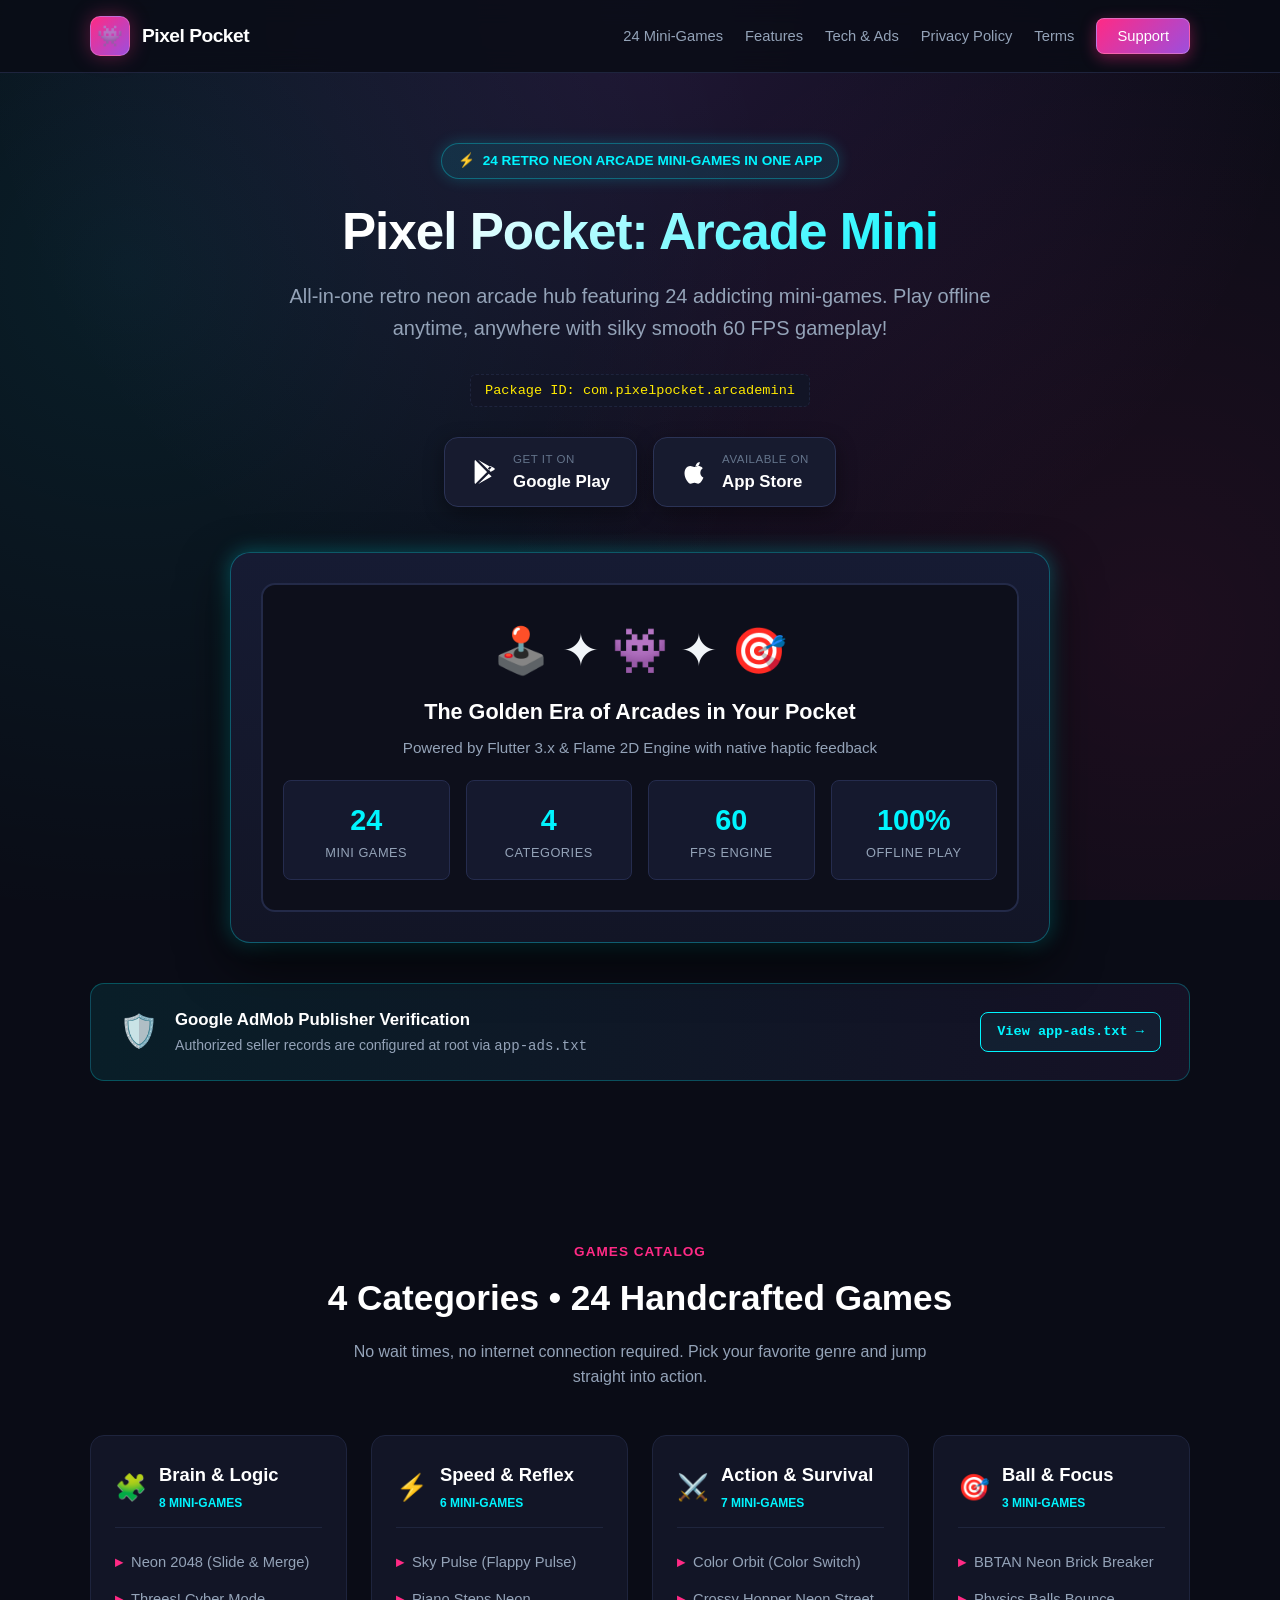
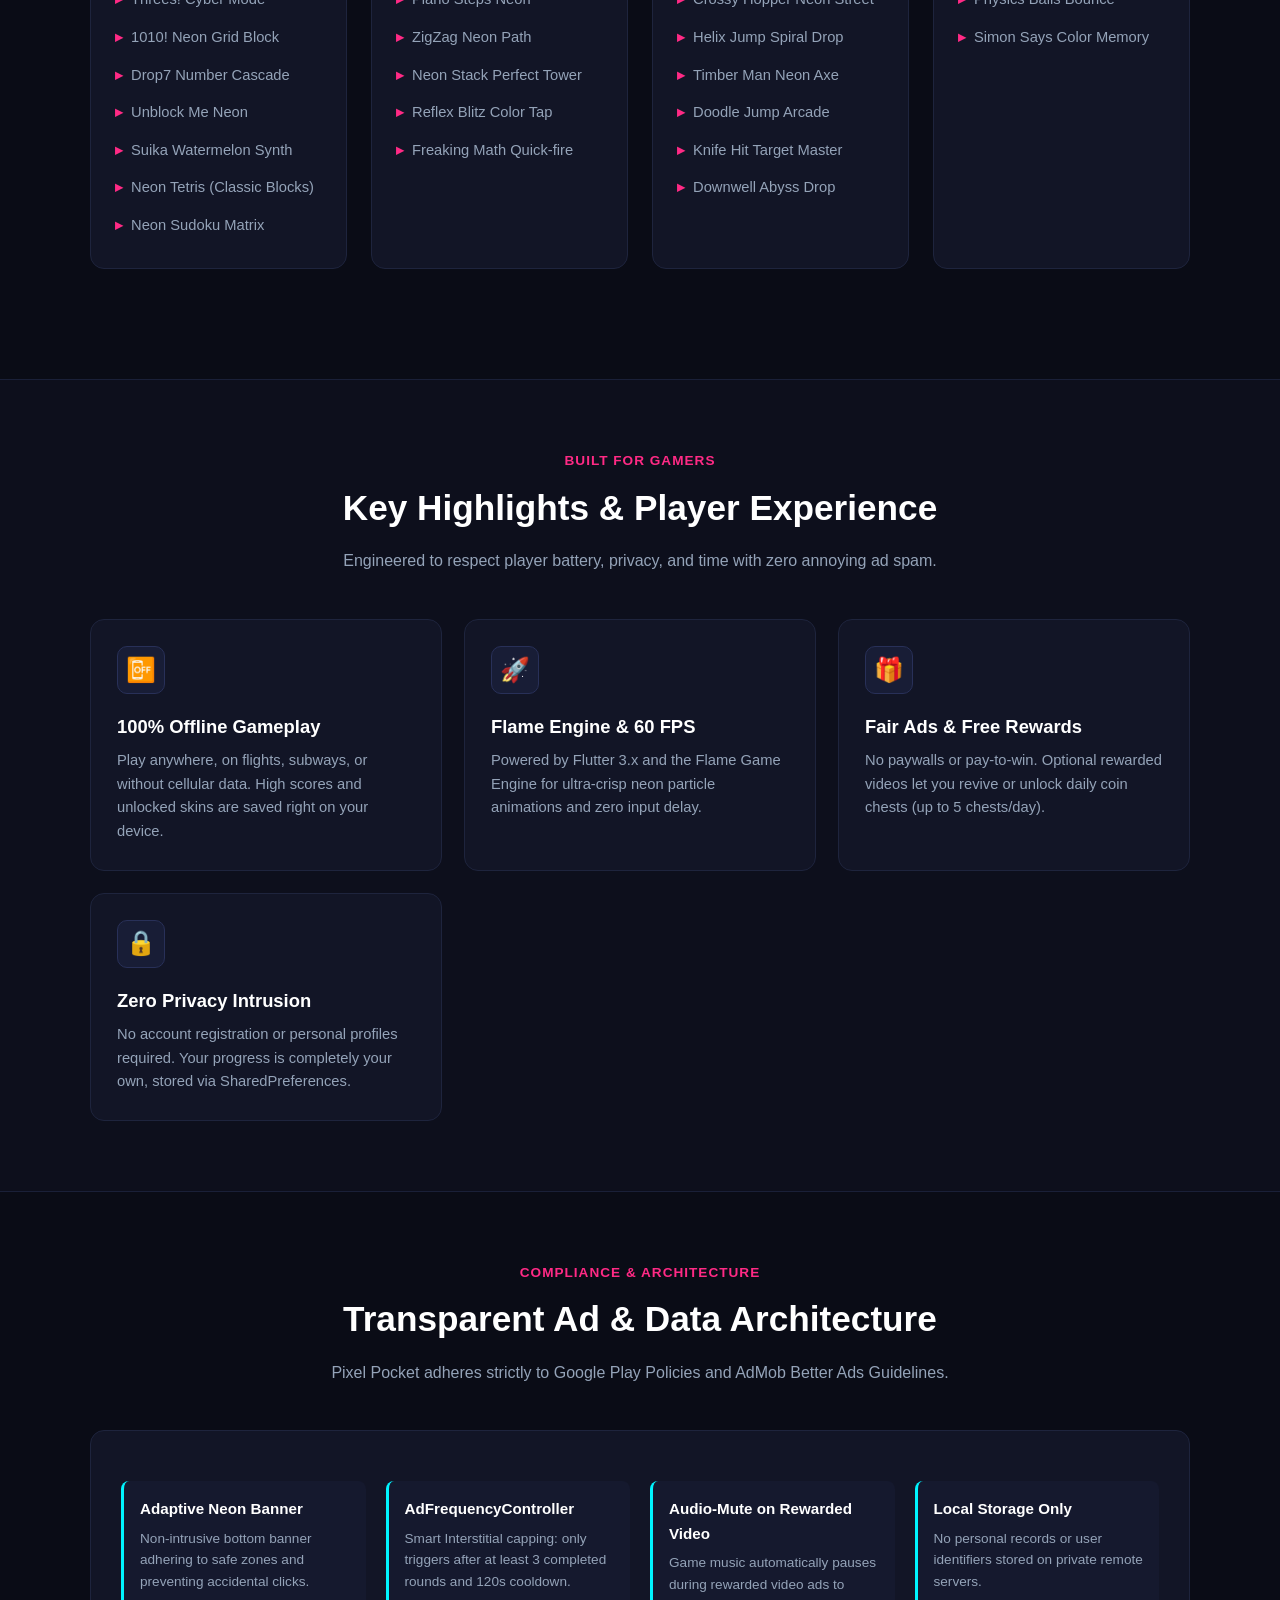
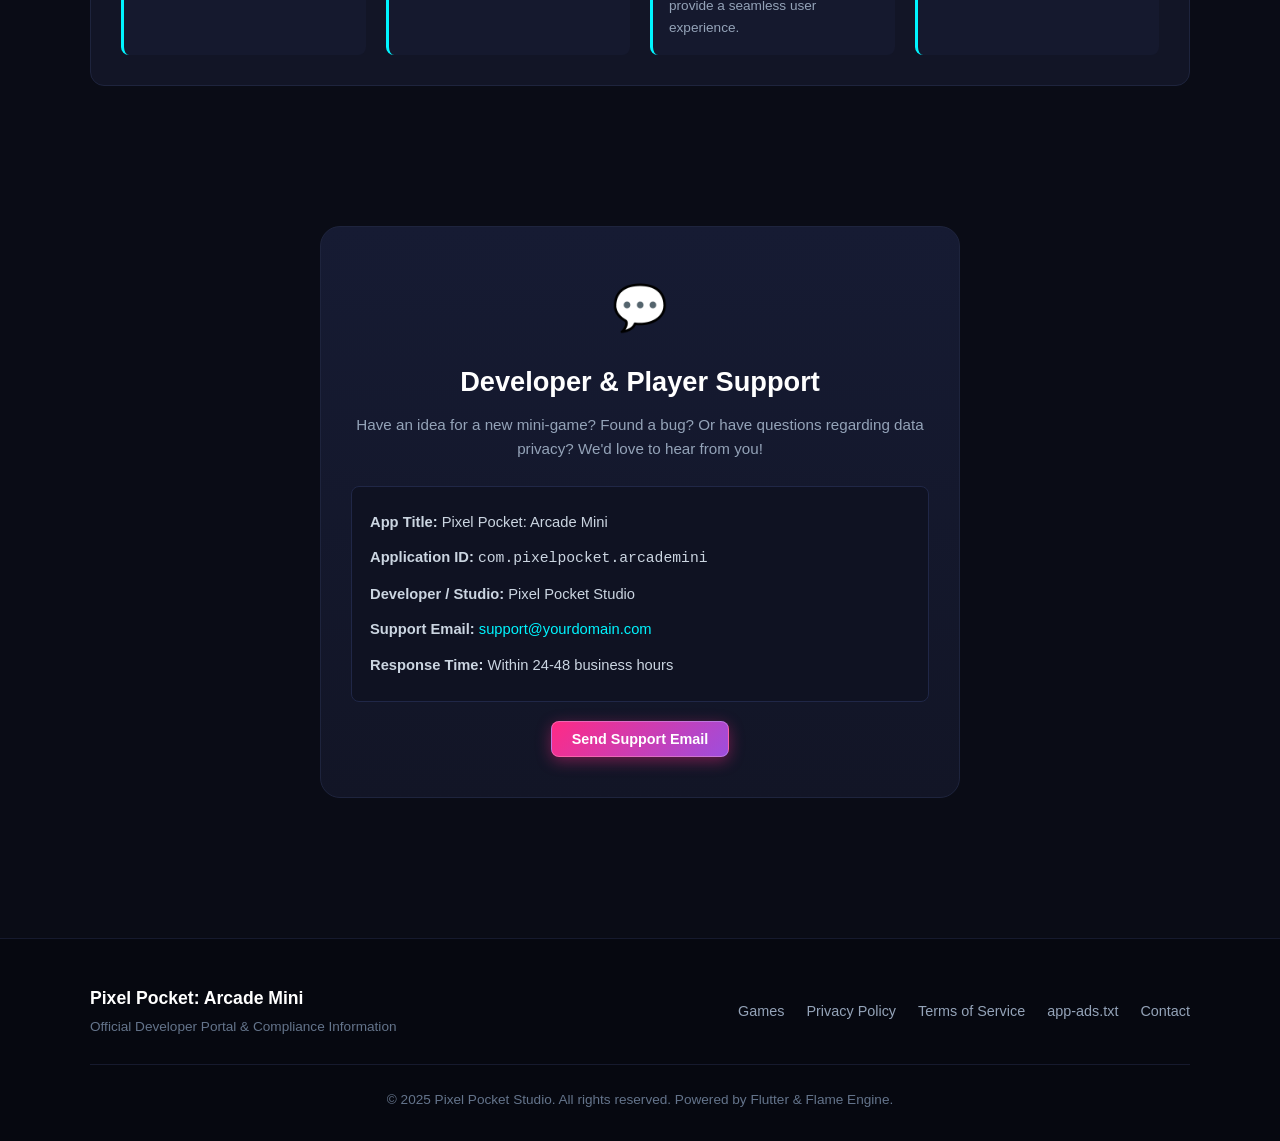
<file: index.html>
<!DOCTYPE html>
<html lang="en">
<head>
  <meta charset="UTF-8">
  <meta name="viewport" content="width=device-width, initial-scale=1.0">
  <title>Pixel Pocket: Arcade Mini - 24 Retro Neon Mini-Games</title>
  <meta name="description" content="Official website of Pixel Pocket: Arcade Mini. All-in-one retro neon arcade hub featuring 24 addicting mini-games. 100% offline play, zero lag, smooth 60 FPS.">
  <meta name="keywords" content="Pixel Pocket, Arcade Mini, Flutter Flame, Retro Neon Games, Mini games, Offline games, 2048, Tetris, Crossy, Helix Jump">
  <link rel="stylesheet" href="./css/style.css">
  <link rel="icon" href="data:image/svg+xml,<svg xmlns=%22http://www.w3.org/2000/svg%22 viewBox=%220 0 100 100%22><text y=%22.9em%22 font-size=%2290%22>👾</text></svg>">
</head>
<body>

  <!-- Header -->
  <header>
    <div class="container nav-bar">
      <a href="./index.html" class="logo-area">
        <div class="logo-icon">👾</div>
        <span>Pixel Pocket</span>
      </a>
      <ul class="nav-links">
        <li><a href="#games">24 Mini-Games</a></li>
        <li><a href="#features">Features</a></li>
        <li><a href="#tech">Tech & Ads</a></li>
        <li><a href="./privacy-policy.html">Privacy Policy</a></li>
        <li><a href="./terms.html">Terms</a></li>
        <li><a href="#contact" class="btn-neon">Support</a></li>
      </ul>
    </div>
  </header>

  <!-- Hero Section -->
  <section class="hero">
    <div class="container">
      <div class="badge-pill">
        <span>⚡</span> 24 RETRO NEON ARCADE MINI-GAMES IN ONE APP
      </div>
      
      <h1>Pixel Pocket: Arcade Mini</h1>
      
      <p class="hero-subtitle">
        All-in-one retro neon arcade hub featuring 24 addicting mini-games. Play offline anytime, anywhere with silky smooth 60 FPS gameplay!
      </p>

      <div>
        <span class="package-tag">Package ID: com.pixelpocket.arcademini</span>
      </div>

      <!-- Download Badges -->
      <div class="download-buttons">
        <a href="https://play.google.com/store/apps/details?id=com.pixelpocket.arcademini" class="store-badge" target="_blank" rel="noopener noreferrer">
          <svg viewBox="0 0 24 24">
            <path d="M3.609 1.814L13.792 12 3.61 22.186c-.328-.277-.525-.705-.525-1.186V3c0-.481.197-.909.524-1.186zM15.207 13.414l2.457 2.457-11.45 6.44 8.993-8.897zm0-2.828L6.214 1.689l11.45 6.44-2.457 2.457zm1.414 1.414l3.195-1.797c.78-.439.78-1.157 0-1.596l-3.195-1.797-2.122 2.121 2.122 2.672z"/>
          </svg>
          <div>
            <span class="sub">GET IT ON</span>
            <span class="name">Google Play</span>
          </div>
        </a>

        <a href="https://apps.apple.com" class="store-badge" target="_blank" rel="noopener noreferrer">
          <svg viewBox="0 0 24 24">
            <path d="M18.71 19.5c-.83 1.24-1.71 2.45-3.05 2.47-1.34.03-1.77-.79-3.29-.79-1.53 0-2 .77-3.27.82-1.31.05-2.3-1.32-3.14-2.53C4.25 17 2.94 12.45 4.7 9.39c.87-1.52 2.43-2.48 4.12-2.51 1.28-.02 2.5.87 3.29.87.78 0 2.26-1.07 3.81-.91.65.03 2.47.26 3.64 1.98-.09.06-2.17 1.28-2.15 3.81.03 3.02 2.65 4.03 2.68 4.04-.03.07-.42 1.44-1.38 2.83M15.97 6.37c.61-.75 1.04-1.8 0.92-2.87-.9.04-2.01.61-2.65 1.36-.57.65-.98 1.7-.85 2.73 1.01.08 2.05-.53 2.58-1.22z"/>
          </svg>
          <div>
            <span class="sub">AVAILABLE ON</span>
            <span class="name">App Store</span>
          </div>
        </a>
      </div>

      <!-- Arcade Showcase / Stats -->
      <div class="hero-showcase">
        <div class="arcade-screen">
          <div style="font-size: 2.8rem; margin-bottom: 8px;">🕹️ ✦ 👾 ✦ 🎯</div>
          <h3 style="color: #fff; font-size: 1.35rem; margin-bottom: 6px;">The Golden Era of Arcades in Your Pocket</h3>
          <p style="color: var(--text-muted); font-size: 0.95rem;">Powered by Flutter 3.x & Flame 2D Engine with native haptic feedback</p>
          
          <div class="quick-stats-grid">
            <div class="stat-item">
              <div class="stat-num">24</div>
              <div class="stat-label">Mini Games</div>
            </div>
            <div class="stat-item">
              <div class="stat-num">4</div>
              <div class="stat-label">Categories</div>
            </div>
            <div class="stat-item">
              <div class="stat-num">60</div>
              <div class="stat-label">FPS Engine</div>
            </div>
            <div class="stat-item">
              <div class="stat-num">100%</div>
              <div class="stat-label">Offline Play</div>
            </div>
          </div>
        </div>
      </div>

      <!-- AdMob Verification Card -->
      <div class="admob-verify-card">
        <div class="admob-verify-left">
          <div class="admob-icon">🛡️</div>
          <div style="text-align: left;">
            <div class="admob-verify-title">Google AdMob Publisher Verification</div>
            <div class="admob-verify-desc">Authorized seller records are configured at root via <code>app-ads.txt</code></div>
          </div>
        </div>
        <a href="./app-ads.txt" class="btn-outline-neon">View app-ads.txt &rarr;</a>
      </div>

    </div>
  </section>

  <!-- 4 Categories & 24 Games Section -->
  <section id="games" class="section">
    <div class="container">
      <div class="section-head">
        <span class="section-tag">GAMES CATALOG</span>
        <h2 class="section-title">4 Categories • 24 Handcrafted Games</h2>
        <p class="section-sub">No wait times, no internet connection required. Pick your favorite genre and jump straight into action.</p>
      </div>

      <div class="category-container">
        
        <!-- Category 1: Brain & Puzzle -->
        <div class="category-card">
          <div class="cat-header">
            <div class="cat-icon">🧩</div>
            <div>
              <h3>Brain & Logic</h3>
              <span class="cat-count">8 MINI-GAMES</span>
            </div>
          </div>
          <ul class="game-list">
            <li>Neon 2048 (Slide & Merge)</li>
            <li>Threes! Cyber Mode</li>
            <li>1010! Neon Grid Block</li>
            <li>Drop7 Number Cascade</li>
            <li>Unblock Me Neon</li>
            <li>Suika Watermelon Synth</li>
            <li>Neon Tetris (Classic Blocks)</li>
            <li>Neon Sudoku Matrix</li>
          </ul>
        </div>

        <!-- Category 2: Speed & Reflex -->
        <div class="category-card">
          <div class="cat-header">
            <div class="cat-icon">⚡</div>
            <div>
              <h3>Speed & Reflex</h3>
              <span class="cat-count">6 MINI-GAMES</span>
            </div>
          </div>
          <ul class="game-list">
            <li>Sky Pulse (Flappy Pulse)</li>
            <li>Piano Steps Neon</li>
            <li>ZigZag Neon Path</li>
            <li>Neon Stack Perfect Tower</li>
            <li>Reflex Blitz Color Tap</li>
            <li>Freaking Math Quick-fire</li>
          </ul>
        </div>

        <!-- Category 3: Action & Survival -->
        <div class="category-card">
          <div class="cat-header">
            <div class="cat-icon">⚔️</div>
            <div>
              <h3>Action & Survival</h3>
              <span class="cat-count">7 MINI-GAMES</span>
            </div>
          </div>
          <ul class="game-list">
            <li>Color Orbit (Color Switch)</li>
            <li>Crossy Hopper Neon Street</li>
            <li>Helix Jump Spiral Drop</li>
            <li>Timber Man Neon Axe</li>
            <li>Doodle Jump Arcade</li>
            <li>Knife Hit Target Master</li>
            <li>Downwell Abyss Drop</li>
          </ul>
        </div>

        <!-- Category 4: Ball & Focus -->
        <div class="category-card">
          <div class="cat-header">
            <div class="cat-icon">🎯</div>
            <div>
              <h3>Ball & Focus</h3>
              <span class="cat-count">3 MINI-GAMES</span>
            </div>
          </div>
          <ul class="game-list">
            <li>BBTAN Neon Brick Breaker</li>
            <li>Physics Balls Bounce</li>
            <li>Simon Says Color Memory</li>
          </ul>
        </div>

      </div>
    </div>
  </section>

  <!-- Key Features Section -->
  <section id="features" class="section" style="background: rgba(18, 21, 38, 0.4); border-top: 1px solid #1a2038; border-bottom: 1px solid #1a2038;">
    <div class="container">
      <div class="section-head">
        <span class="section-tag">BUILT FOR GAMERS</span>
        <h2 class="section-title">Key Highlights & Player Experience</h2>
        <p class="section-sub">Engineered to respect player battery, privacy, and time with zero annoying ad spam.</p>
      </div>

      <div class="features-grid">
        <div class="feature-box">
          <div class="feat-icon-wrap">📴</div>
          <h4>100% Offline Gameplay</h4>
          <p>Play anywhere, on flights, subways, or without cellular data. High scores and unlocked skins are saved right on your device.</p>
        </div>

        <div class="feature-box">
          <div class="feat-icon-wrap">🚀</div>
          <h4>Flame Engine & 60 FPS</h4>
          <p>Powered by Flutter 3.x and the Flame Game Engine for ultra-crisp neon particle animations and zero input delay.</p>
        </div>

        <div class="feature-box">
          <div class="feat-icon-wrap">🎁</div>
          <h4>Fair Ads & Free Rewards</h4>
          <p>No paywalls or pay-to-win. Optional rewarded videos let you revive or unlock daily coin chests (up to 5 chests/day).</p>
        </div>

        <div class="feature-box">
          <div class="feat-icon-wrap">🔒</div>
          <h4>Zero Privacy Intrusion</h4>
          <p>No account registration or personal profiles required. Your progress is completely your own, stored via SharedPreferences.</p>
        </div>
      </div>
    </div>
  </section>

  <!-- Tech Specs & Ad Architecture (Google Play / AdMob compliance review section) -->
  <section id="tech" class="section">
    <div class="container">
      <div class="section-head">
        <span class="section-tag">COMPLIANCE & ARCHITECTURE</span>
        <h2 class="section-title">Transparent Ad & Data Architecture</h2>
        <p class="section-sub">Pixel Pocket adheres strictly to Google Play Policies and AdMob Better Ads Guidelines.</p>
      </div>

      <div class="spec-box">
        <div class="spec-grid">
          <div class="spec-card">
            <h5>Adaptive Neon Banner</h5>
            <p>Non-intrusive bottom banner adhering to safe zones and preventing accidental clicks.</p>
          </div>

          <div class="spec-card">
            <h5>AdFrequencyController</h5>
            <p>Smart Interstitial capping: only triggers after at least 3 completed rounds and 120s cooldown.</p>
          </div>

          <div class="spec-card">
            <h5>Audio-Mute on Rewarded Video</h5>
            <p>Game music automatically pauses during rewarded video ads to provide a seamless user experience.</p>
          </div>

          <div class="spec-card">
            <h5>Local Storage Only</h5>
            <p>No personal records or user identifiers stored on private remote servers.</p>
          </div>
        </div>
      </div>
    </div>
  </section>

  <!-- Support & Contact Section -->
  <section id="contact" class="section">
    <div class="container">
      <div class="contact-container">
        <div class="contact-icon">💬</div>
        <h3>Developer & Player Support</h3>
        <p>Have an idea for a new mini-game? Found a bug? Or have questions regarding data privacy? We'd love to hear from you!</p>
        
        <div class="contact-info-list">
          <div><strong>App Title:</strong> Pixel Pocket: Arcade Mini</div>
          <div><strong>Application ID:</strong> <code>com.pixelpocket.arcademini</code></div>
          <div><strong>Developer / Studio:</strong> Pixel Pocket Studio</div>
          <div><strong>Support Email:</strong> <a href="mailto:support@yourdomain.com">support@yourdomain.com</a></div>
          <div><strong>Response Time:</strong> Within 24-48 business hours</div>
        </div>

        <a href="mailto:support@yourdomain.com" class="btn-neon">Send Support Email</a>
      </div>
    </div>
  </section>

  <!-- Footer -->
  <footer>
    <div class="container">
      <div class="footer-top">
        <div class="footer-brand">
          <h4>Pixel Pocket: Arcade Mini</h4>
          <p>Official Developer Portal & Compliance Information</p>
        </div>
        <ul class="footer-nav">
          <li><a href="#games">Games</a></li>
          <li><a href="./privacy-policy.html">Privacy Policy</a></li>
          <li><a href="./terms.html">Terms of Service</a></li>
          <li><a href="./app-ads.txt">app-ads.txt</a></li>
          <li><a href="#contact">Contact</a></li>
        </ul>
      </div>
      <div class="footer-bottom">
        <p>&copy; 2025 Pixel Pocket Studio. All rights reserved. Powered by Flutter & Flame Engine.</p>
      </div>
    </div>
  </footer>

</body>
</html>
</file>
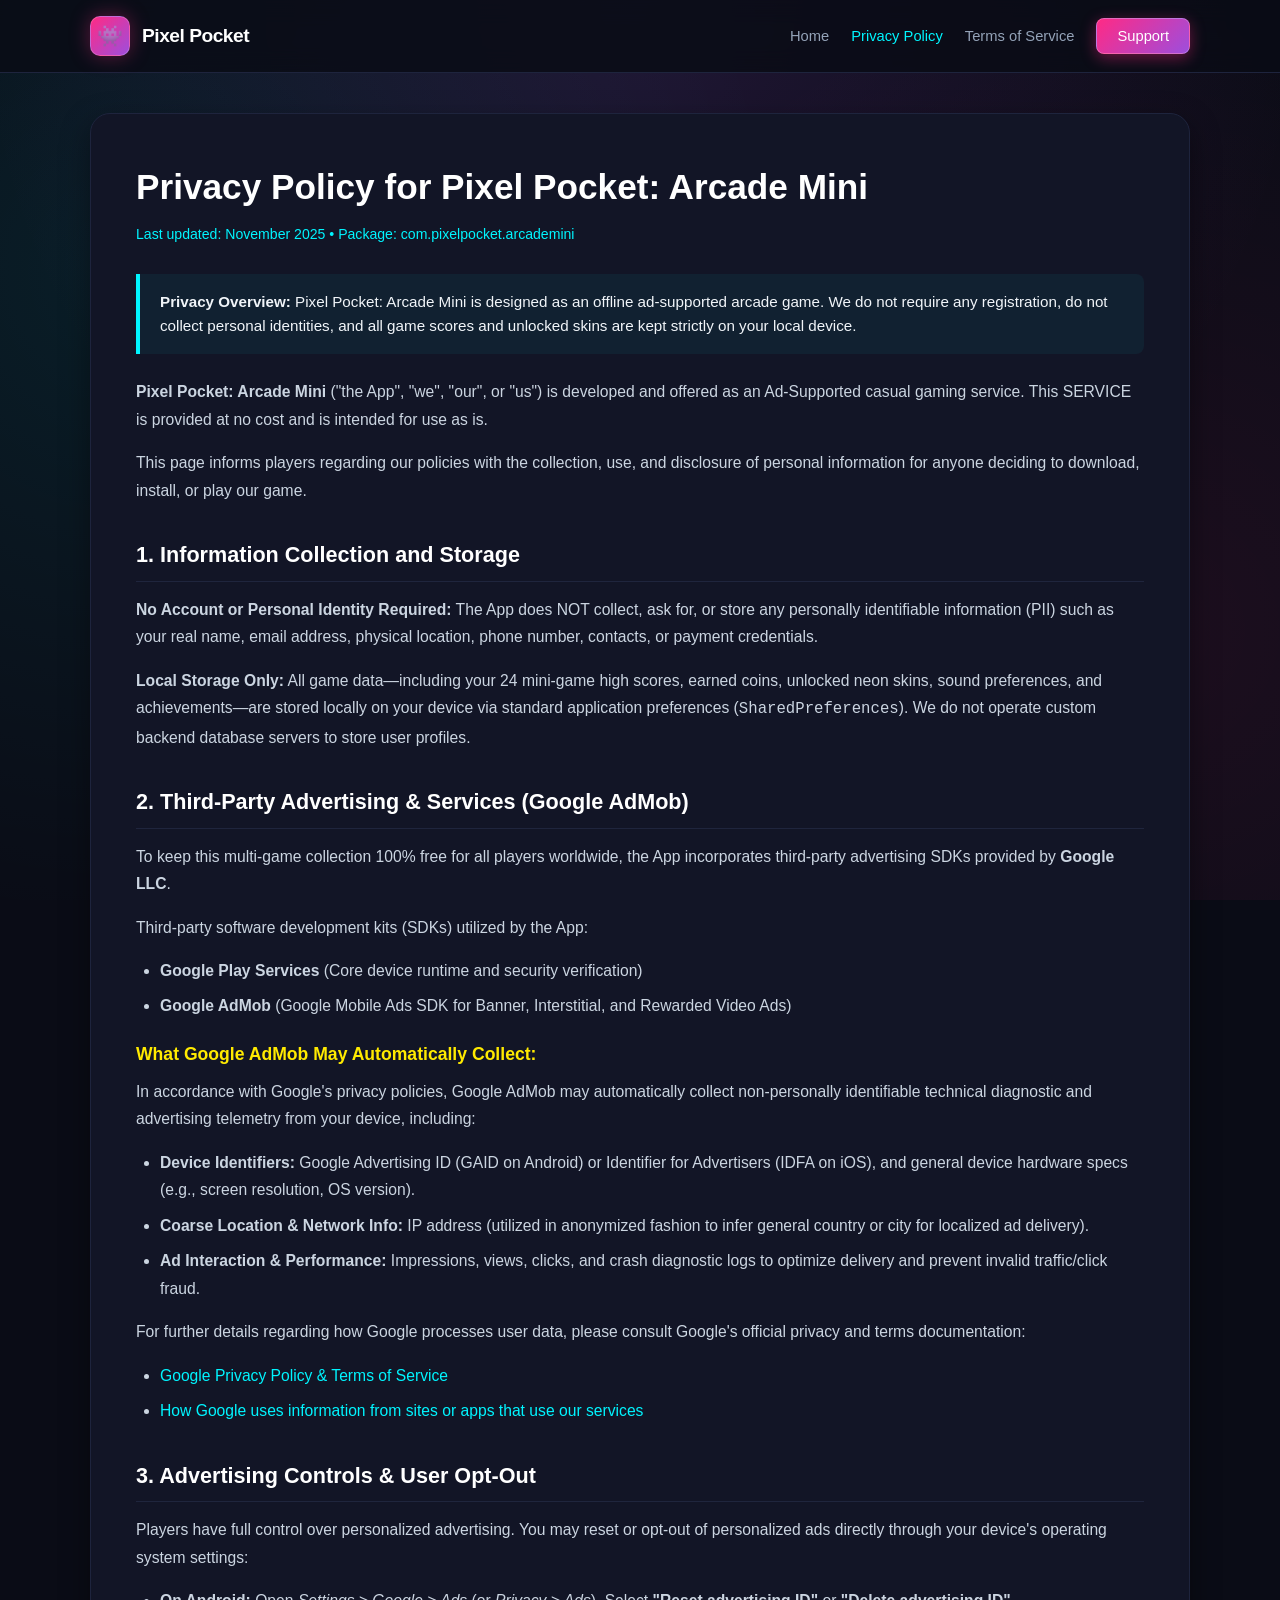
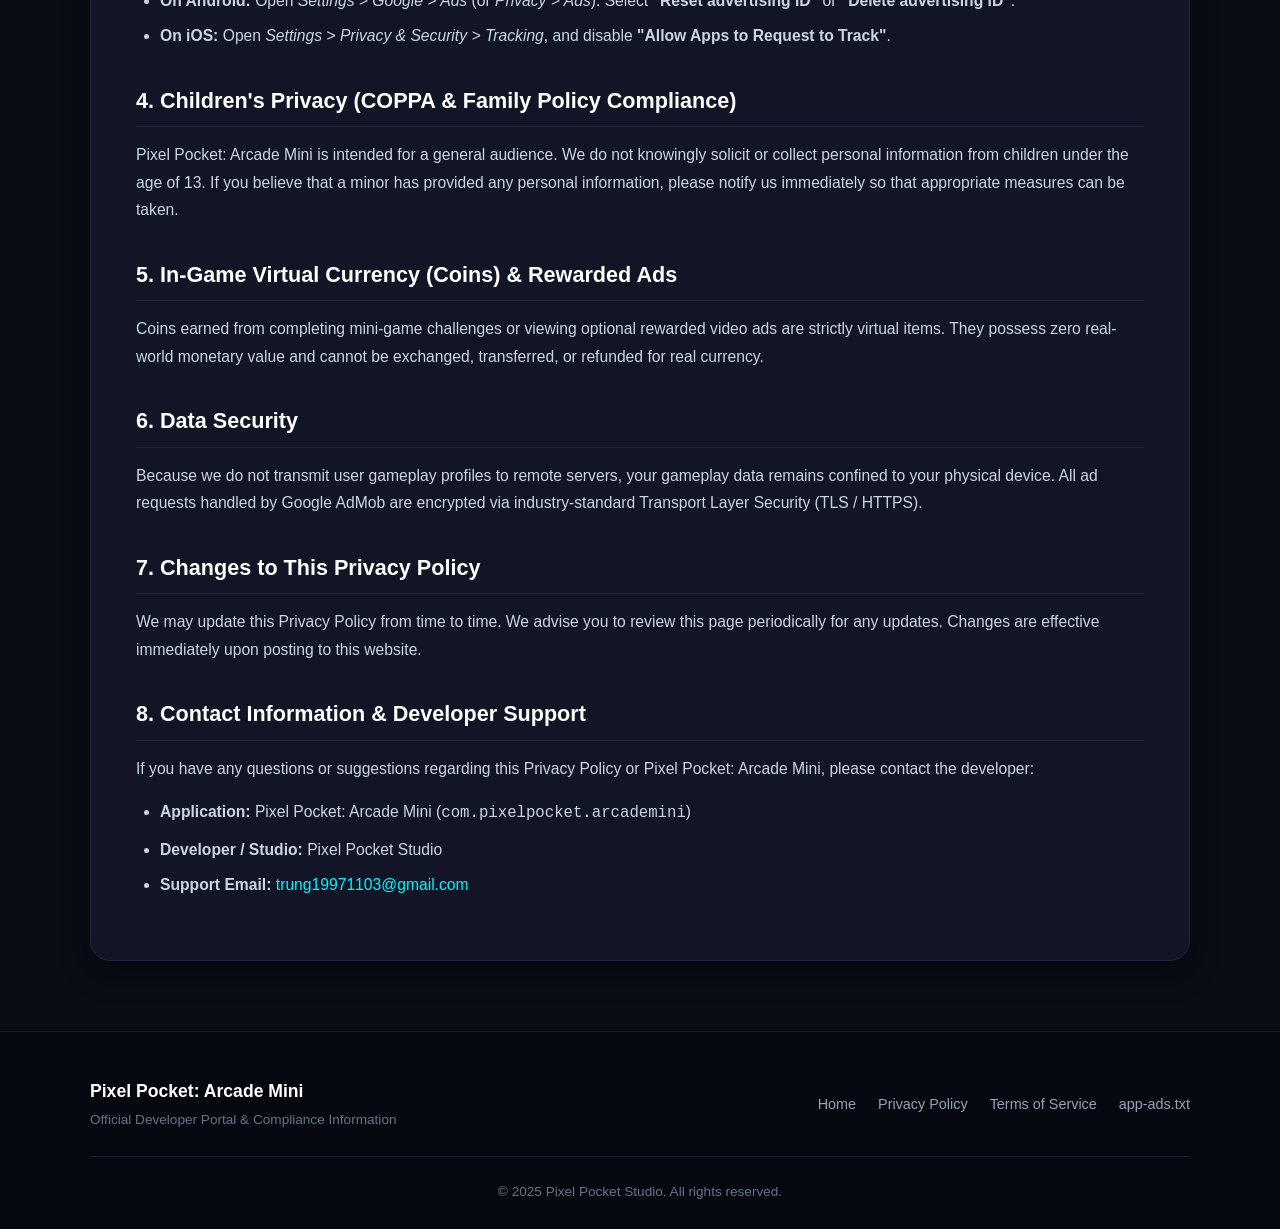
<file: privacy-policy.html>
<!DOCTYPE html>
<html lang="en">
<head>
  <meta charset="UTF-8">
  <meta name="viewport" content="width=device-width, initial-scale=1.0">
  <title>Privacy Policy - Pixel Pocket: Arcade Mini</title>
  <meta name="description" content="Privacy Policy for Pixel Pocket: Arcade Mini (com.pixelpocket.arcademini). Compliant with Google Play Store & Google AdMob policies.">
  <link rel="stylesheet" href="./css/style.css">
  <link rel="icon" href="data:image/svg+xml,<svg xmlns=%22http://www.w3.org/2000/svg%22 viewBox=%220 0 100 100%22><text y=%22.9em%22 font-size=%2290%22>👾</text></svg>">
</head>
<body>

  <!-- Header -->
  <header>
    <div class="container nav-bar">
      <a href="./index.html" class="logo-area">
        <div class="logo-icon">👾</div>
        <span>Pixel Pocket</span>
      </a>
      <ul class="nav-links">
        <li><a href="./index.html">Home</a></li>
        <li><a href="./privacy-policy.html" class="active">Privacy Policy</a></li>
        <li><a href="./terms.html">Terms of Service</a></li>
        <li><a href="./index.html#contact" class="btn-neon">Support</a></li>
      </ul>
    </div>
  </header>

  <!-- Main Content -->
  <main class="container">
    <div class="legal-wrapper">
      <h1>Privacy Policy for Pixel Pocket: Arcade Mini</h1>
      <span class="legal-updated">Last updated: November 2025 • Package: com.pixelpocket.arcademini</span>

      <div class="legal-alert">
        <strong>Privacy Overview:</strong> Pixel Pocket: Arcade Mini is designed as an offline ad-supported arcade game. We do not require any registration, do not collect personal identities, and all game scores and unlocked skins are kept strictly on your local device.
      </div>

      <p>
        <strong>Pixel Pocket: Arcade Mini</strong> ("the App", "we", "our", or "us") is developed and offered as an Ad-Supported casual gaming service. This SERVICE is provided at no cost and is intended for use as is.
      </p>
      <p>
        This page informs players regarding our policies with the collection, use, and disclosure of personal information for anyone deciding to download, install, or play our game.
      </p>

      <h2>1. Information Collection and Storage</h2>
      <p>
        <strong>No Account or Personal Identity Required:</strong> The App does NOT collect, ask for, or store any personally identifiable information (PII) such as your real name, email address, physical location, phone number, contacts, or payment credentials.
      </p>
      <p>
        <strong>Local Storage Only:</strong> All game data—including your 24 mini-game high scores, earned coins, unlocked neon skins, sound preferences, and achievements—are stored locally on your device via standard application preferences (<code>SharedPreferences</code>). We do not operate custom backend database servers to store user profiles.
      </p>

      <h2>2. Third-Party Advertising & Services (Google AdMob)</h2>
      <p>
        To keep this multi-game collection 100% free for all players worldwide, the App incorporates third-party advertising SDKs provided by <strong>Google LLC</strong>.
      </p>
      <p>
        Third-party software development kits (SDKs) utilized by the App:
      </p>
      <ul>
        <li><strong>Google Play Services</strong> (Core device runtime and security verification)</li>
        <li><strong>Google AdMob</strong> (Google Mobile Ads SDK for Banner, Interstitial, and Rewarded Video Ads)</li>
      </ul>

      <h3>What Google AdMob May Automatically Collect:</h3>
      <p>
        In accordance with Google's privacy policies, Google AdMob may automatically collect non-personally identifiable technical diagnostic and advertising telemetry from your device, including:
      </p>
      <ul>
        <li><strong>Device Identifiers:</strong> Google Advertising ID (GAID on Android) or Identifier for Advertisers (IDFA on iOS), and general device hardware specs (e.g., screen resolution, OS version).</li>
        <li><strong>Coarse Location & Network Info:</strong> IP address (utilized in anonymized fashion to infer general country or city for localized ad delivery).</li>
        <li><strong>Ad Interaction & Performance:</strong> Impressions, views, clicks, and crash diagnostic logs to optimize delivery and prevent invalid traffic/click fraud.</li>
      </ul>

      <p>
        For further details regarding how Google processes user data, please consult Google's official privacy and terms documentation:
      </p>
      <ul>
        <li><a href="https://policies.google.com/privacy" target="_blank" rel="noopener noreferrer">Google Privacy Policy & Terms of Service</a></li>
        <li><a href="https://policies.google.com/technologies/partner-sites" target="_blank" rel="noopener noreferrer">How Google uses information from sites or apps that use our services</a></li>
      </ul>

      <h2>3. Advertising Controls & User Opt-Out</h2>
      <p>
        Players have full control over personalized advertising. You may reset or opt-out of personalized ads directly through your device's operating system settings:
      </p>
      <ul>
        <li><strong>On Android:</strong> Open <em>Settings &gt; Google &gt; Ads</em> (or <em>Privacy &gt; Ads</em>). Select <strong>"Reset advertising ID"</strong> or <strong>"Delete advertising ID"</strong>.</li>
        <li><strong>On iOS:</strong> Open <em>Settings &gt; Privacy &amp; Security &gt; Tracking</em>, and disable <strong>"Allow Apps to Request to Track"</strong>.</li>
      </ul>

      <h2>4. Children's Privacy (COPPA & Family Policy Compliance)</h2>
      <p>
        Pixel Pocket: Arcade Mini is intended for a general audience. We do not knowingly solicit or collect personal information from children under the age of 13. If you believe that a minor has provided any personal information, please notify us immediately so that appropriate measures can be taken.
      </p>

      <h2>5. In-Game Virtual Currency (Coins) & Rewarded Ads</h2>
      <p>
        Coins earned from completing mini-game challenges or viewing optional rewarded video ads are strictly virtual items. They possess zero real-world monetary value and cannot be exchanged, transferred, or refunded for real currency.
      </p>

      <h2>6. Data Security</h2>
      <p>
        Because we do not transmit user gameplay profiles to remote servers, your gameplay data remains confined to your physical device. All ad requests handled by Google AdMob are encrypted via industry-standard Transport Layer Security (TLS / HTTPS).
      </p>

      <h2>7. Changes to This Privacy Policy</h2>
      <p>
        We may update this Privacy Policy from time to time. We advise you to review this page periodically for any updates. Changes are effective immediately upon posting to this website.
      </p>

      <h2>8. Contact Information & Developer Support</h2>
      <p>
        If you have any questions or suggestions regarding this Privacy Policy or Pixel Pocket: Arcade Mini, please contact the developer:
      </p>
      <ul>
        <li><strong>Application:</strong> Pixel Pocket: Arcade Mini (<code>com.pixelpocket.arcademini</code>)</li>
        <li><strong>Developer / Studio:</strong> Pixel Pocket Studio</li>
        <li><strong>Support Email:</strong> <a href="mailto:trung19971103@gmail.com">trung19971103@gmail.com</a></li>
        <!-- <li><strong>Developer Website:</strong> <a href="./index.html">https://yourdomain.com</a></li> -->
      </ul>
    </div>
  </main>

  <!-- Footer -->
  <footer>
    <div class="container">
      <div class="footer-top">
        <div class="footer-brand">
          <h4>Pixel Pocket: Arcade Mini</h4>
          <p>Official Developer Portal & Compliance Information</p>
        </div>
        <ul class="footer-nav">
          <li><a href="./index.html">Home</a></li>
          <li><a href="./privacy-policy.html">Privacy Policy</a></li>
          <li><a href="./terms.html">Terms of Service</a></li>
          <li><a href="./app-ads.txt">app-ads.txt</a></li>
        </ul>
      </div>
      <div class="footer-bottom">
        <p>&copy; 2025 Pixel Pocket Studio. All rights reserved.</p>
      </div>
    </div>
  </footer>

</body>
</html>
</file>
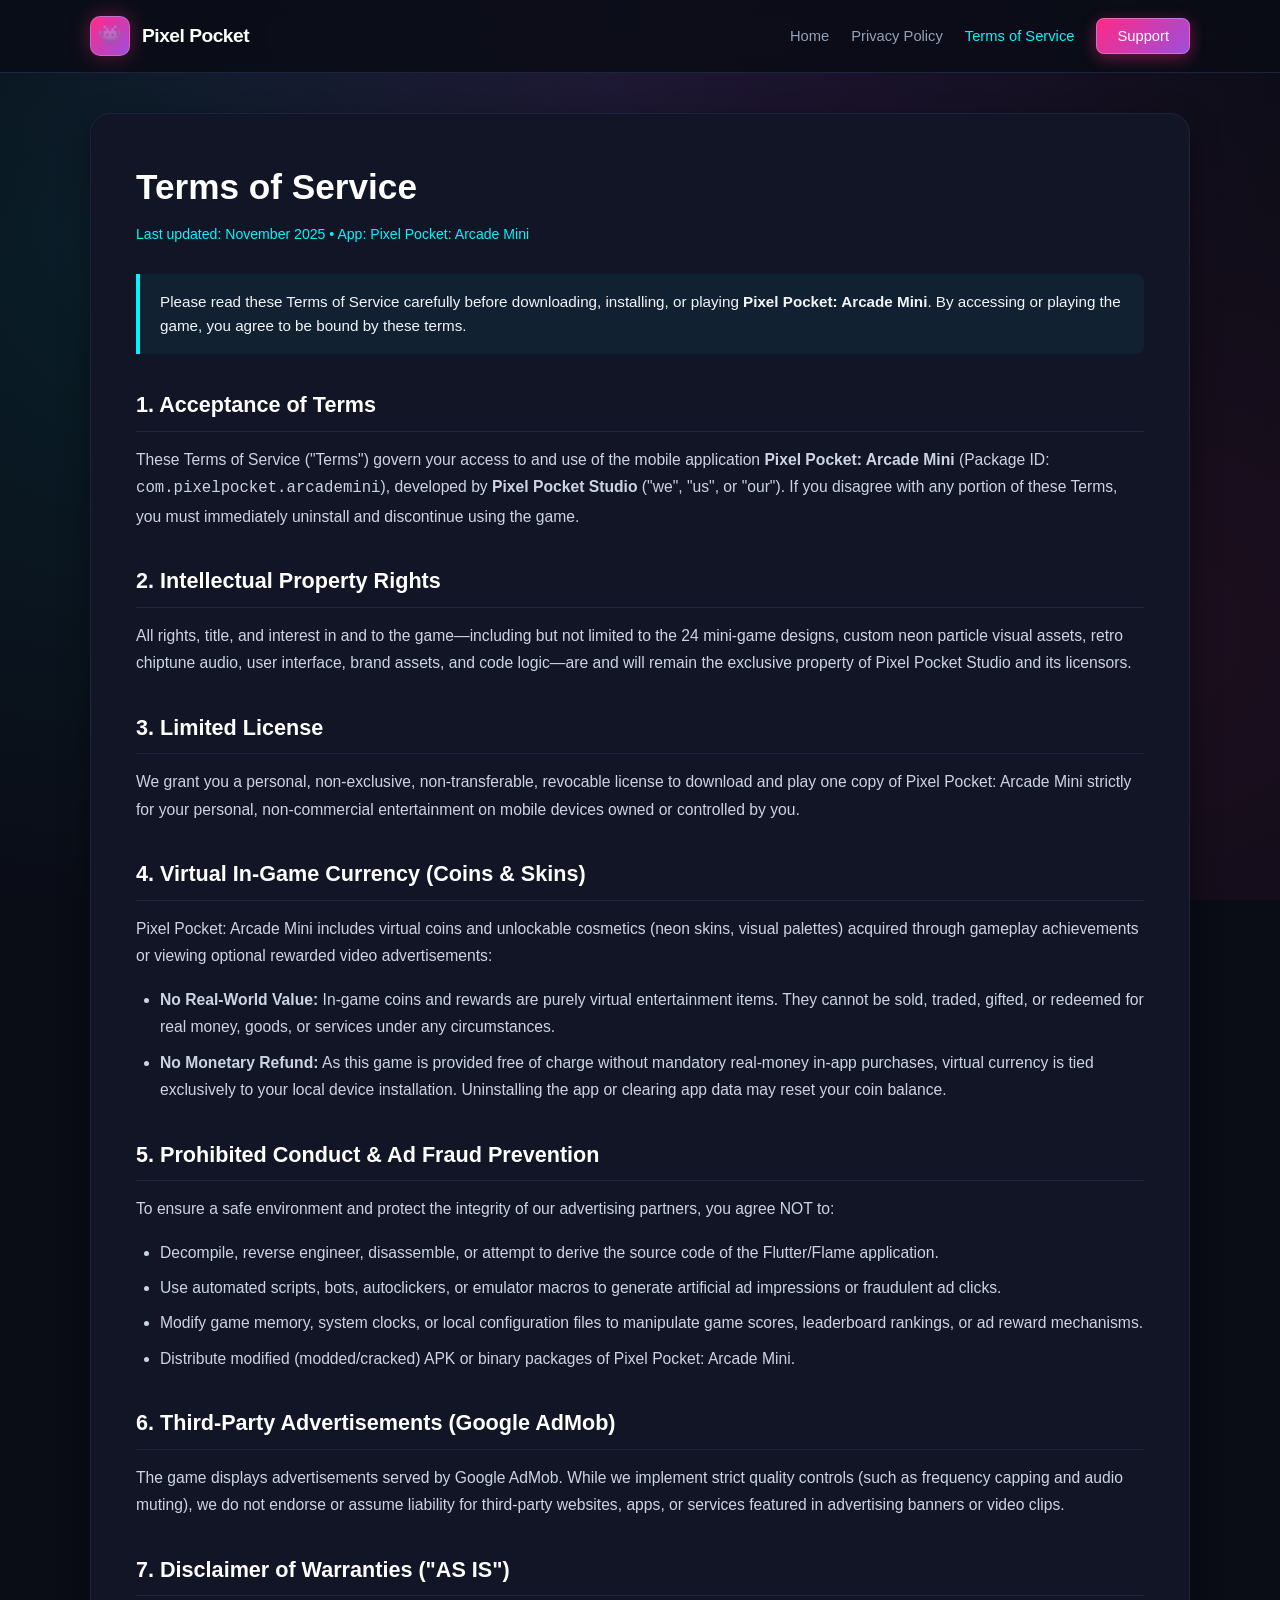
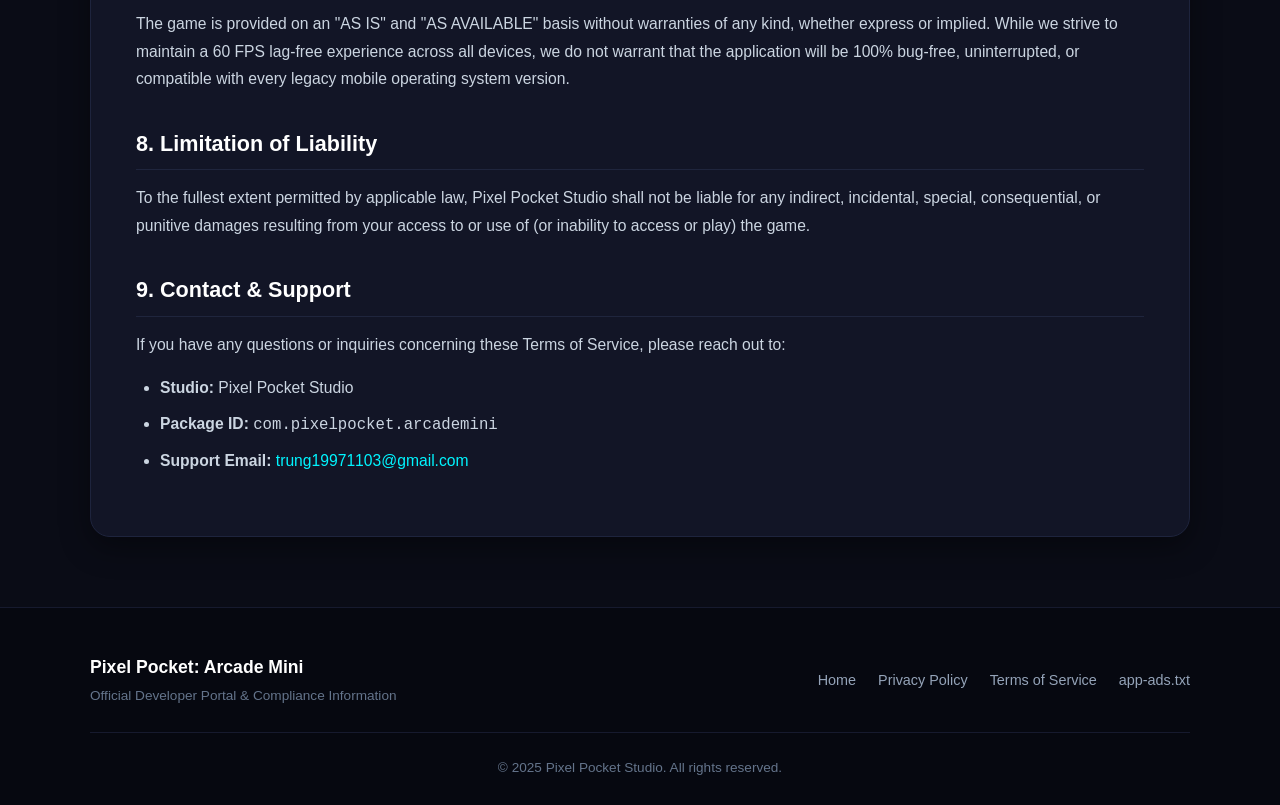
<file: terms.html>
<!DOCTYPE html>
<html lang="en">
<head>
  <meta charset="UTF-8">
  <meta name="viewport" content="width=device-width, initial-scale=1.0">
  <title>Terms of Service - Pixel Pocket: Arcade Mini</title>
  <meta name="description" content="Terms of Service for Pixel Pocket: Arcade Mini (com.pixelpocket.arcademini).">
  <link rel="stylesheet" href="./css/style.css">
  <link rel="icon" href="data:image/svg+xml,<svg xmlns=%22http://www.w3.org/2000/svg%22 viewBox=%220 0 100 100%22><text y=%22.9em%22 font-size=%2290%22>👾</text></svg>">
</head>
<body>

  <!-- Header -->
  <header>
    <div class="container nav-bar">
      <a href="./index.html" class="logo-area">
        <div class="logo-icon">👾</div>
        <span>Pixel Pocket</span>
      </a>
      <ul class="nav-links">
        <li><a href="./index.html">Home</a></li>
        <li><a href="./privacy-policy.html">Privacy Policy</a></li>
        <li><a href="./terms.html" class="active">Terms of Service</a></li>
        <li><a href="./index.html#contact" class="btn-neon">Support</a></li>
      </ul>
    </div>
  </header>

  <!-- Main Content -->
  <main class="container">
    <div class="legal-wrapper">
      <h1>Terms of Service</h1>
      <span class="legal-updated">Last updated: November 2025 • App: Pixel Pocket: Arcade Mini</span>

      <div class="legal-alert">
        Please read these Terms of Service carefully before downloading, installing, or playing <strong>Pixel Pocket: Arcade Mini</strong>. By accessing or playing the game, you agree to be bound by these terms.
      </div>

      <h2>1. Acceptance of Terms</h2>
      <p>
        These Terms of Service ("Terms") govern your access to and use of the mobile application <strong>Pixel Pocket: Arcade Mini</strong> (Package ID: <code>com.pixelpocket.arcademini</code>), developed by <strong>Pixel Pocket Studio</strong> ("we", "us", or "our"). If you disagree with any portion of these Terms, you must immediately uninstall and discontinue using the game.
      </p>

      <h2>2. Intellectual Property Rights</h2>
      <p>
        All rights, title, and interest in and to the game—including but not limited to the 24 mini-game designs, custom neon particle visual assets, retro chiptune audio, user interface, brand assets, and code logic—are and will remain the exclusive property of Pixel Pocket Studio and its licensors.
      </p>

      <h2>3. Limited License</h2>
      <p>
        We grant you a personal, non-exclusive, non-transferable, revocable license to download and play one copy of Pixel Pocket: Arcade Mini strictly for your personal, non-commercial entertainment on mobile devices owned or controlled by you.
      </p>

      <h2>4. Virtual In-Game Currency (Coins & Skins)</h2>
      <p>
        Pixel Pocket: Arcade Mini includes virtual coins and unlockable cosmetics (neon skins, visual palettes) acquired through gameplay achievements or viewing optional rewarded video advertisements:
      </p>
      <ul>
        <li><strong>No Real-World Value:</strong> In-game coins and rewards are purely virtual entertainment items. They cannot be sold, traded, gifted, or redeemed for real money, goods, or services under any circumstances.</li>
        <li><strong>No Monetary Refund:</strong> As this game is provided free of charge without mandatory real-money in-app purchases, virtual currency is tied exclusively to your local device installation. Uninstalling the app or clearing app data may reset your coin balance.</li>
      </ul>

      <h2>5. Prohibited Conduct & Ad Fraud Prevention</h2>
      <p>To ensure a safe environment and protect the integrity of our advertising partners, you agree NOT to:</p>
      <ul>
        <li>Decompile, reverse engineer, disassemble, or attempt to derive the source code of the Flutter/Flame application.</li>
        <li>Use automated scripts, bots, autoclickers, or emulator macros to generate artificial ad impressions or fraudulent ad clicks.</li>
        <li>Modify game memory, system clocks, or local configuration files to manipulate game scores, leaderboard rankings, or ad reward mechanisms.</li>
        <li>Distribute modified (modded/cracked) APK or binary packages of Pixel Pocket: Arcade Mini.</li>
      </ul>

      <h2>6. Third-Party Advertisements (Google AdMob)</h2>
      <p>
        The game displays advertisements served by Google AdMob. While we implement strict quality controls (such as frequency capping and audio muting), we do not endorse or assume liability for third-party websites, apps, or services featured in advertising banners or video clips.
      </p>

      <h2>7. Disclaimer of Warranties ("AS IS")</h2>
      <p>
        The game is provided on an "AS IS" and "AS AVAILABLE" basis without warranties of any kind, whether express or implied. While we strive to maintain a 60 FPS lag-free experience across all devices, we do not warrant that the application will be 100% bug-free, uninterrupted, or compatible with every legacy mobile operating system version.
      </p>

      <h2>8. Limitation of Liability</h2>
      <p>
        To the fullest extent permitted by applicable law, Pixel Pocket Studio shall not be liable for any indirect, incidental, special, consequential, or punitive damages resulting from your access to or use of (or inability to access or play) the game.
      </p>

      <h2>9. Contact & Support</h2>
      <p>
        If you have any questions or inquiries concerning these Terms of Service, please reach out to:
      </p>
      <ul>
        <li><strong>Studio:</strong> Pixel Pocket Studio</li>
        <li><strong>Package ID:</strong> <code>com.pixelpocket.arcademini</code></li>
        <li><strong>Support Email:</strong> <a href="mailto:trung19971103@gmail.com">trung19971103@gmail.com</a></li>
      </ul>
    </div>
  </main>

  <!-- Footer -->
  <footer>
    <div class="container">
      <div class="footer-top">
        <div class="footer-brand">
          <h4>Pixel Pocket: Arcade Mini</h4>
          <p>Official Developer Portal & Compliance Information</p>
        </div>
        <ul class="footer-nav">
          <li><a href="./index.html">Home</a></li>
          <li><a href="./privacy-policy.html">Privacy Policy</a></li>
          <li><a href="./terms.html">Terms of Service</a></li>
          <li><a href="./app-ads.txt">app-ads.txt</a></li>
        </ul>
      </div>
      <div class="footer-bottom">
        <p>&copy; 2025 Pixel Pocket Studio. All rights reserved.</p>
      </div>
    </div>
  </footer>

</body>
</html>
</file>
<file: css/style.css>
:root {
  --bg-dark: #0a0c16;
  --bg-card: #121526;
  --bg-card-hover: #181c33;
  --border-neon: rgba(0, 245, 255, 0.25);
  --border-subtle: #1e243d;

  --neon-cyan: #00f5ff;
  --neon-pink: #ff2a85;
  --neon-purple: #9d4edd;
  --neon-yellow: #ffea00;
  --neon-green: #00ff88;

  --text-main: #f1f5f9;
  --text-muted: #94a3b8;
  --text-dim: #64748b;

  --radius-sm: 8px;
  --radius-md: 14px;
  --radius-lg: 20px;

  --glow-cyan: 0 0 20px rgba(0, 245, 255, 0.35);
  --glow-pink: 0 0 20px rgba(255, 42, 133, 0.35);
}

* {
  box-sizing: border-box;
  margin: 0;
  padding: 0;
}

body {
  font-family: -apple-system, BlinkMacSystemFont, "Segoe UI", Roboto, "Helvetica Neue", Arial, sans-serif;
  color: var(--text-main);
  background-color: var(--bg-dark);
  line-height: 1.6;
  overflow-x: hidden;
  background-image: radial-gradient(circle at 50% 0%, rgba(157, 78, 221, 0.15) 0%, transparent 60%),
                    radial-gradient(circle at 10% 30%, rgba(0, 245, 255, 0.08) 0%, transparent 50%),
                    radial-gradient(circle at 90% 70%, rgba(255, 42, 133, 0.08) 0%, transparent 50%);
  background-attachment: fixed;
}

a {
  color: var(--neon-cyan);
  text-decoration: none;
  transition: all 0.2s ease;
}

a:hover {
  color: #80faff;
  text-shadow: 0 0 8px rgba(0, 245, 255, 0.6);
}

.container {
  max-width: 1140px;
  margin: 0 auto;
  padding: 0 20px;
}

/* Header & Navigation */
header {
  background: rgba(10, 12, 22, 0.85);
  backdrop-filter: blur(12px);
  position: sticky;
  top: 0;
  z-index: 100;
  border-bottom: 1px solid var(--border-subtle);
}

.nav-bar {
  display: flex;
  justify-content: space-between;
  align-items: center;
  height: 72px;
}

.logo-area {
  display: flex;
  align-items: center;
  gap: 12px;
  font-size: 1.2rem;
  font-weight: 800;
  letter-spacing: -0.5px;
  color: #fff;
}

.logo-icon {
  width: 40px;
  height: 40px;
  background: linear-gradient(135deg, var(--neon-pink), var(--neon-purple));
  border-radius: 10px;
  display: flex;
  align-items: center;
  justify-content: center;
  font-size: 1.3rem;
  box-shadow: var(--glow-pink);
  border: 1px solid rgba(255, 255, 255, 0.2);
}

.nav-links {
  display: flex;
  gap: 22px;
  align-items: center;
  list-style: none;
}

.nav-links a {
  color: var(--text-muted);
  font-size: 0.92rem;
  font-weight: 500;
}

.nav-links a:hover,
.nav-links a.active {
  color: var(--neon-cyan);
}

.btn-neon {
  background: linear-gradient(135deg, var(--neon-pink), var(--neon-purple));
  color: #fff !important;
  padding: 9px 20px;
  border-radius: var(--radius-sm);
  font-weight: 600;
  font-size: 0.9rem;
  box-shadow: 0 4px 15px rgba(255, 42, 133, 0.4);
  border: 1px solid rgba(255, 255, 255, 0.25);
  transition: transform 0.15s ease, box-shadow 0.2s ease;
}

.btn-neon:hover {
  transform: translateY(-2px);
  box-shadow: 0 6px 20px rgba(255, 42, 133, 0.6);
  text-shadow: none;
}

/* Hero Section */
.hero {
  padding: 70px 0 50px;
  text-align: center;
  position: relative;
}

.badge-pill {
  display: inline-flex;
  align-items: center;
  gap: 8px;
  padding: 6px 16px;
  background: rgba(0, 245, 255, 0.1);
  border: 1px solid rgba(0, 245, 255, 0.3);
  color: var(--neon-cyan);
  border-radius: 30px;
  font-size: 0.85rem;
  font-weight: 600;
  margin-bottom: 24px;
  box-shadow: 0 0 15px rgba(0, 245, 255, 0.2);
}

.hero h1 {
  font-size: 3.2rem;
  font-weight: 900;
  letter-spacing: -1px;
  line-height: 1.15;
  margin-bottom: 18px;
  background: linear-gradient(135deg, #ffffff 30%, var(--neon-cyan) 80%, var(--neon-pink) 100%);
  -webkit-background-clip: text;
  -webkit-text-fill-color: transparent;
}

.hero-subtitle {
  font-size: 1.25rem;
  color: var(--text-muted);
  max-width: 720px;
  margin: 0 auto 30px;
}

.package-tag {
  display: inline-block;
  background: var(--bg-card);
  border: 1px dashed var(--border-subtle);
  padding: 5px 14px;
  border-radius: 6px;
  font-family: monospace;
  font-size: 0.85rem;
  color: var(--neon-yellow);
  margin-bottom: 30px;
}

.download-buttons {
  display: flex;
  justify-content: center;
  gap: 16px;
  flex-wrap: wrap;
  margin-bottom: 45px;
}

.store-badge {
  display: inline-flex;
  align-items: center;
  gap: 14px;
  background: #171b2f;
  color: #fff !important;
  padding: 12px 26px;
  border-radius: var(--radius-md);
  border: 1px solid #2b3356;
  box-shadow: 0 6px 20px rgba(0, 0, 0, 0.4);
  transition: all 0.2s ease;
  text-align: left;
}

.store-badge:hover {
  background: #202642;
  border-color: var(--neon-cyan);
  box-shadow: var(--glow-cyan);
  transform: translateY(-2px);
  text-shadow: none;
}

.store-badge svg {
  width: 28px;
  height: 28px;
  fill: currentColor;
}

.store-badge .sub {
  font-size: 0.72rem;
  color: var(--text-dim);
  display: block;
  text-transform: uppercase;
  letter-spacing: 0.5px;
}

.store-badge .name {
  font-size: 1.05rem;
  font-weight: 700;
  line-height: 1.1;
}

/* Hero Showcase Mockup */
.hero-showcase {
  max-width: 820px;
  margin: 0 auto;
  background: linear-gradient(180deg, #161b33 0%, var(--bg-card) 100%);
  border: 1px solid rgba(0, 245, 255, 0.3);
  border-radius: var(--radius-lg);
  padding: 30px;
  box-shadow: 0 20px 50px rgba(0, 0, 0, 0.7), var(--glow-cyan);
}

.arcade-screen {
  background: #0d0f1b;
  border: 2px solid #232a48;
  border-radius: var(--radius-md);
  padding: 30px 20px;
  text-align: center;
}

.quick-stats-grid {
  display: grid;
  grid-template-columns: repeat(4, 1fr);
  gap: 16px;
  margin-top: 20px;
}

.stat-item {
  background: #15192e;
  border: 1px solid #252c4e;
  padding: 16px 10px;
  border-radius: var(--radius-sm);
}

.stat-num {
  font-size: 1.8rem;
  font-weight: 800;
  color: var(--neon-cyan);
}

.stat-label {
  font-size: 0.8rem;
  color: var(--text-muted);
  text-transform: uppercase;
  letter-spacing: 0.5px;
}

/* AdMob Verification Banner */
.admob-verify-card {
  background: linear-gradient(90deg, rgba(0, 245, 255, 0.08) 0%, rgba(157, 78, 221, 0.08) 100%);
  border: 1px solid rgba(0, 245, 255, 0.25);
  border-radius: var(--radius-md);
  padding: 22px 28px;
  margin: 40px auto;
  display: flex;
  align-items: center;
  justify-content: space-between;
  flex-wrap: wrap;
  gap: 16px;
}

.admob-verify-left {
  display: flex;
  align-items: center;
  gap: 16px;
}

.admob-icon {
  font-size: 2rem;
}

.admob-verify-title {
  font-weight: 700;
  color: #fff;
  font-size: 1.05rem;
}

.admob-verify-desc {
  font-size: 0.88rem;
  color: var(--text-muted);
}

.btn-outline-neon {
  border: 1px solid var(--neon-cyan);
  color: var(--neon-cyan) !important;
  padding: 8px 16px;
  border-radius: var(--radius-sm);
  font-size: 0.85rem;
  font-weight: 600;
  font-family: monospace;
  background: rgba(0, 245, 255, 0.05);
}

.btn-outline-neon:hover {
  background: var(--neon-cyan);
  color: #000 !important;
  box-shadow: var(--glow-cyan);
}

/* Section Common */
.section {
  padding: 70px 0;
}

.section-head {
  text-align: center;
  margin-bottom: 45px;
}

.section-tag {
  color: var(--neon-pink);
  font-size: 0.85rem;
  font-weight: 700;
  letter-spacing: 1px;
  text-transform: uppercase;
  margin-bottom: 8px;
  display: block;
}

.section-title {
  font-size: 2.2rem;
  font-weight: 800;
  color: #fff;
  margin-bottom: 12px;
}

.section-sub {
  color: var(--text-muted);
  max-width: 620px;
  margin: 0 auto;
}

/* 4 Categories & 24 Games Grid */
.category-container {
  display: grid;
  grid-template-columns: repeat(auto-fit, minmax(250px, 1fr));
  gap: 24px;
  margin-bottom: 40px;
}

.category-card {
  background: var(--bg-card);
  border: 1px solid var(--border-subtle);
  border-radius: var(--radius-md);
  padding: 24px;
  position: relative;
  transition: transform 0.2s ease, border-color 0.2s ease;
}

.category-card:hover {
  transform: translateY(-4px);
  border-color: var(--neon-cyan);
  box-shadow: 0 10px 30px rgba(0, 0, 0, 0.4);
}

.cat-header {
  display: flex;
  align-items: center;
  gap: 12px;
  margin-bottom: 16px;
  padding-bottom: 12px;
  border-bottom: 1px solid #1f253d;
}

.cat-icon {
  font-size: 1.6rem;
}

.cat-header h3 {
  font-size: 1.15rem;
  color: #fff;
}

.cat-count {
  font-size: 0.75rem;
  color: var(--neon-cyan);
  font-weight: 700;
}

.game-list {
  list-style: none;
}

.game-list li {
  padding: 7px 0;
  font-size: 0.92rem;
  color: var(--text-muted);
  display: flex;
  align-items: center;
  gap: 8px;
}

.game-list li::before {
  content: "▸";
  color: var(--neon-pink);
  font-weight: bold;
}

/* Features Grid */
.features-grid {
  display: grid;
  grid-template-columns: repeat(auto-fit, minmax(260px, 1fr));
  gap: 22px;
}

.feature-box {
  background: var(--bg-card);
  border: 1px solid var(--border-subtle);
  border-radius: var(--radius-md);
  padding: 26px;
  transition: all 0.2s ease;
}

.feature-box:hover {
  border-color: var(--neon-purple);
  transform: translateY(-3px);
}

.feat-icon-wrap {
  width: 48px;
  height: 48px;
  border-radius: 10px;
  background: #181d36;
  border: 1px solid #283058;
  display: flex;
  align-items: center;
  justify-content: center;
  font-size: 1.5rem;
  margin-bottom: 18px;
  color: var(--neon-yellow);
}

.feature-box h4 {
  font-size: 1.15rem;
  color: #fff;
  margin-bottom: 8px;
}

.feature-box p {
  font-size: 0.92rem;
  color: var(--text-muted);
  line-height: 1.6;
}

/* Architecture & Tech Spec */
.spec-box {
  background: var(--bg-card);
  border: 1px solid var(--border-subtle);
  border-radius: var(--radius-md);
  padding: 30px;
  margin-top: 30px;
}

.spec-grid {
  display: grid;
  grid-template-columns: repeat(auto-fit, minmax(220px, 1fr));
  gap: 20px;
  margin-top: 20px;
}

.spec-card {
  background: #15192e;
  padding: 16px;
  border-radius: var(--radius-sm);
  border-left: 3px solid var(--neon-cyan);
}

.spec-card h5 {
  color: #fff;
  font-size: 0.95rem;
  margin-bottom: 6px;
}

.spec-card p {
  color: var(--text-muted);
  font-size: 0.85rem;
}

/* Legal & Policy Pages (Content View) */
.legal-wrapper {
  background: var(--bg-card);
  border: 1px solid var(--border-subtle);
  border-radius: var(--radius-lg);
  padding: 45px;
  margin: 40px auto;
  box-shadow: 0 10px 30px rgba(0, 0, 0, 0.4);
}

.legal-wrapper h1 {
  font-size: 2.2rem;
  color: #fff;
  margin-bottom: 8px;
}

.legal-updated {
  color: var(--neon-cyan);
  font-size: 0.88rem;
  margin-bottom: 28px;
  display: block;
}

.legal-alert {
  background: rgba(0, 245, 255, 0.05);
  border-left: 4px solid var(--neon-cyan);
  padding: 16px 20px;
  border-radius: 0 var(--radius-sm) var(--radius-sm) 0;
  margin: 24px 0;
  color: var(--text-main);
  font-size: 0.95rem;
}

.legal-wrapper h2 {
  font-size: 1.35rem;
  color: #fff;
  margin: 34px 0 14px;
  padding-bottom: 8px;
  border-bottom: 1px solid #1f253d;
}

.legal-wrapper h3 {
  font-size: 1.1rem;
  color: var(--neon-yellow);
  margin: 20px 0 10px;
}

.legal-wrapper p, .legal-wrapper ul, .legal-wrapper ol {
  color: #cbd5e1;
  font-size: 0.98rem;
  line-height: 1.75;
  margin-bottom: 16px;
}

.legal-wrapper ul, .legal-wrapper ol {
  padding-left: 24px;
}

.legal-wrapper li {
  margin-bottom: 8px;
}

/* Contact / Support Card */
.contact-container {
  background: linear-gradient(180deg, #161b33 0%, var(--bg-card) 100%);
  border: 1px solid var(--border-subtle);
  border-radius: var(--radius-lg);
  padding: 45px 30px;
  text-align: center;
  max-width: 640px;
  margin: 0 auto;
}

.contact-icon {
  font-size: 2.8rem;
  margin-bottom: 16px;
}

.contact-container h3 {
  font-size: 1.7rem;
  color: #fff;
  margin-bottom: 10px;
}

.contact-container p {
  color: var(--text-muted);
  font-size: 0.95rem;
  margin-bottom: 24px;
}

.contact-info-list {
  background: #0f1222;
  border: 1px solid #202747;
  border-radius: var(--radius-sm);
  padding: 18px;
  margin-bottom: 24px;
  text-align: left;
}

.contact-info-list div {
  padding: 6px 0;
  font-size: 0.92rem;
  color: #cbd5e1;
}

/* Footer */
footer {
  background: #060810;
  border-top: 1px solid #161a2e;
  padding: 45px 0 30px;
  margin-top: 70px;
}

.footer-top {
  display: flex;
  justify-content: space-between;
  align-items: center;
  flex-wrap: wrap;
  gap: 20px;
  padding-bottom: 26px;
  border-bottom: 1px solid #161a2e;
  margin-bottom: 24px;
}

.footer-brand h4 {
  color: #fff;
  font-size: 1.1rem;
}

.footer-brand p {
  font-size: 0.85rem;
  color: var(--text-dim);
  margin-top: 4px;
}

.footer-nav {
  display: flex;
  gap: 22px;
  list-style: none;
}

.footer-nav a {
  color: var(--text-muted);
  font-size: 0.9rem;
}

.footer-nav a:hover {
  color: var(--neon-cyan);
}

.footer-bottom {
  text-align: center;
  font-size: 0.85rem;
  color: var(--text-dim);
}

/* Responsive */
@media (max-width: 768px) {
  .hero h1 {
    font-size: 2.2rem;
  }
  .hero-subtitle {
    font-size: 1.05rem;
  }
  .nav-bar {
    flex-direction: column;
    height: auto;
    padding: 16px 0;
    gap: 12px;
  }
  .quick-stats-grid {
    grid-template-columns: repeat(2, 1fr);
  }
  .legal-wrapper {
    padding: 24px 18px;
  }
  .admob-verify-card {
    flex-direction: column;
    text-align: center;
  }
  .admob-verify-left {
    flex-direction: column;
  }
}
</file>
